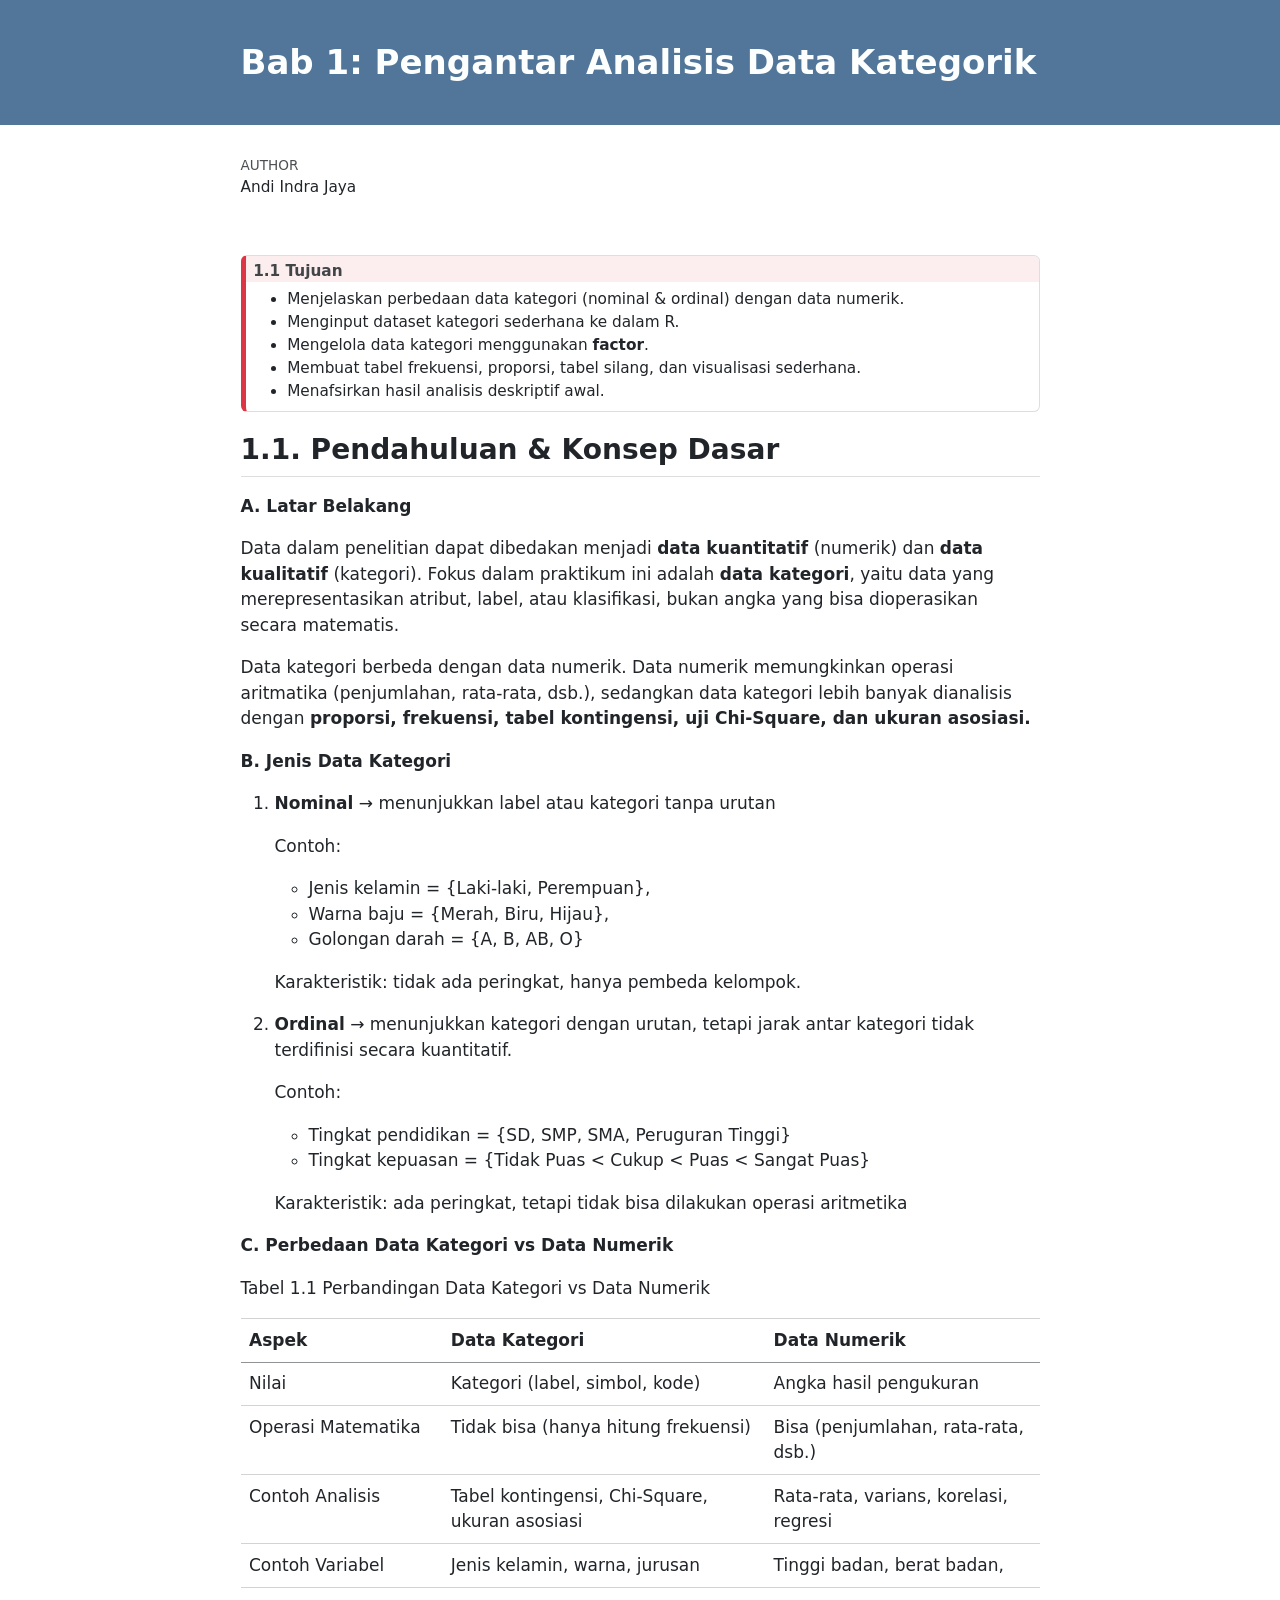
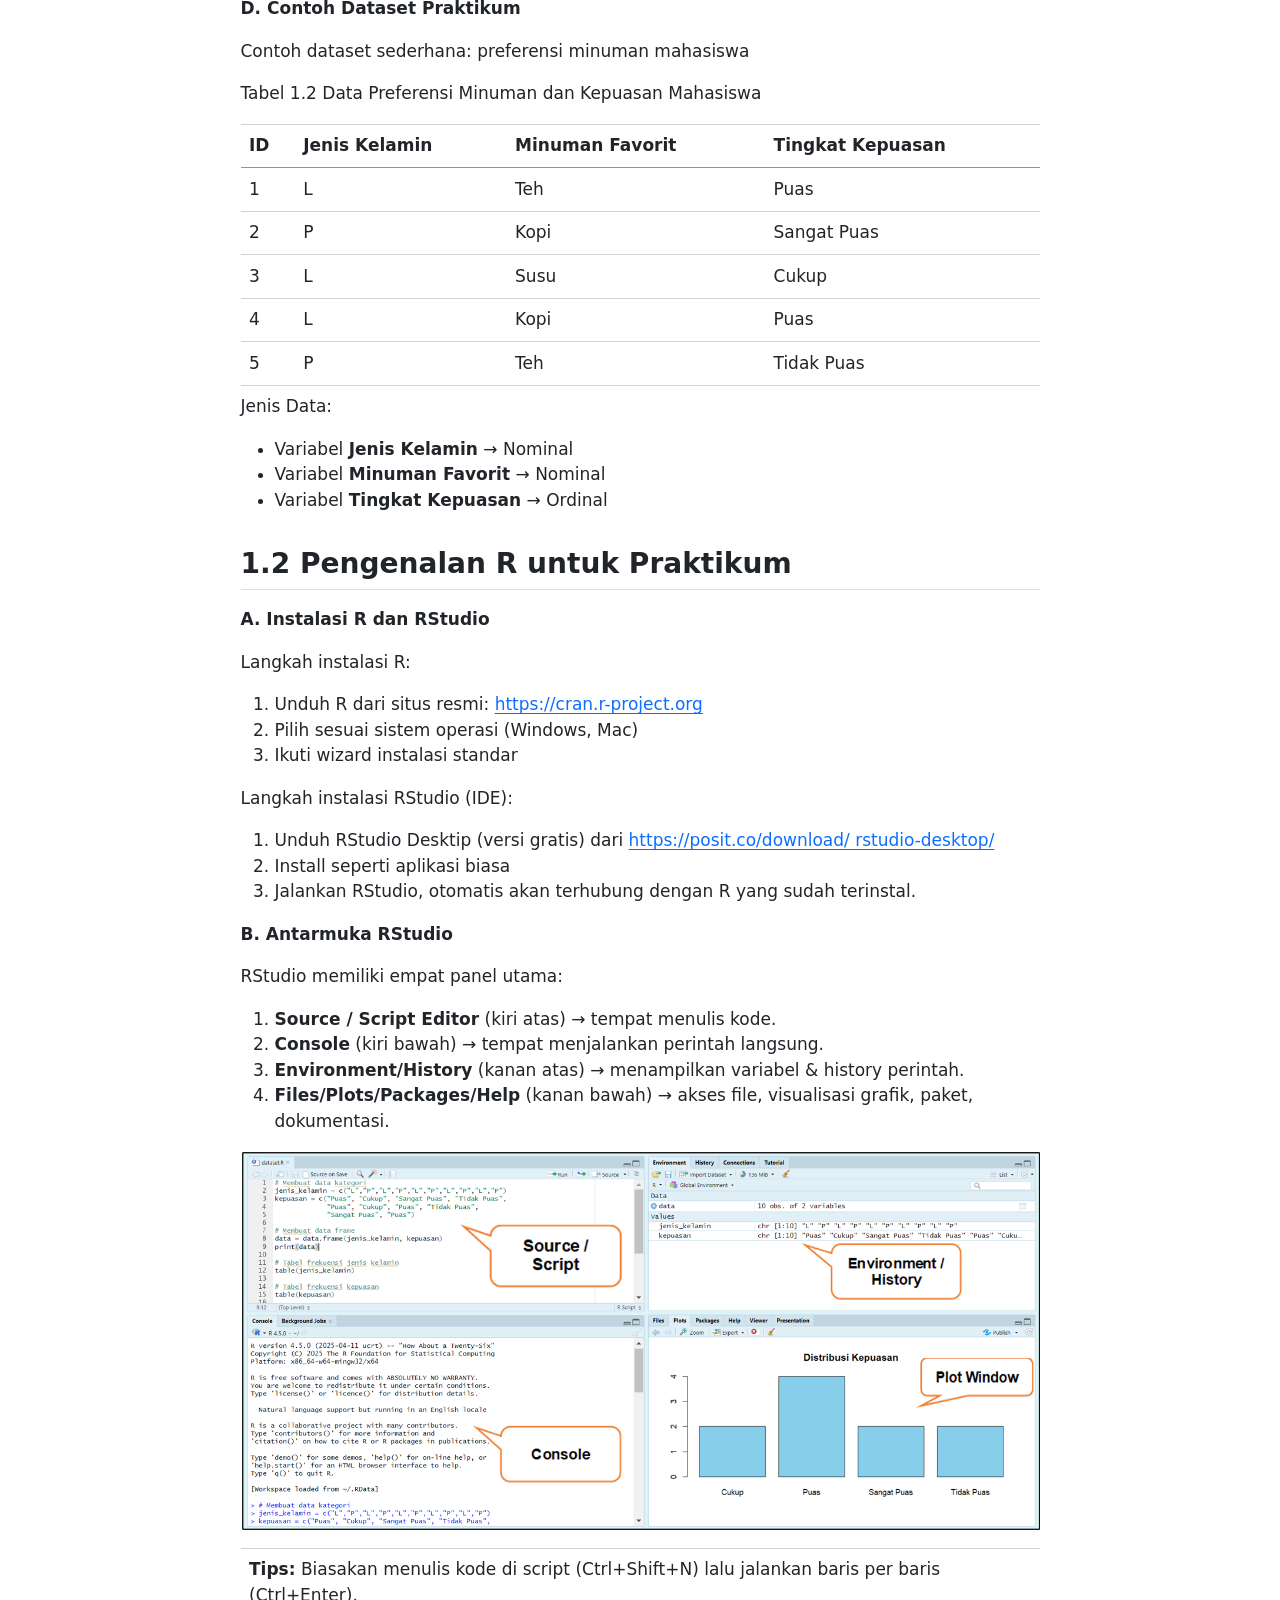
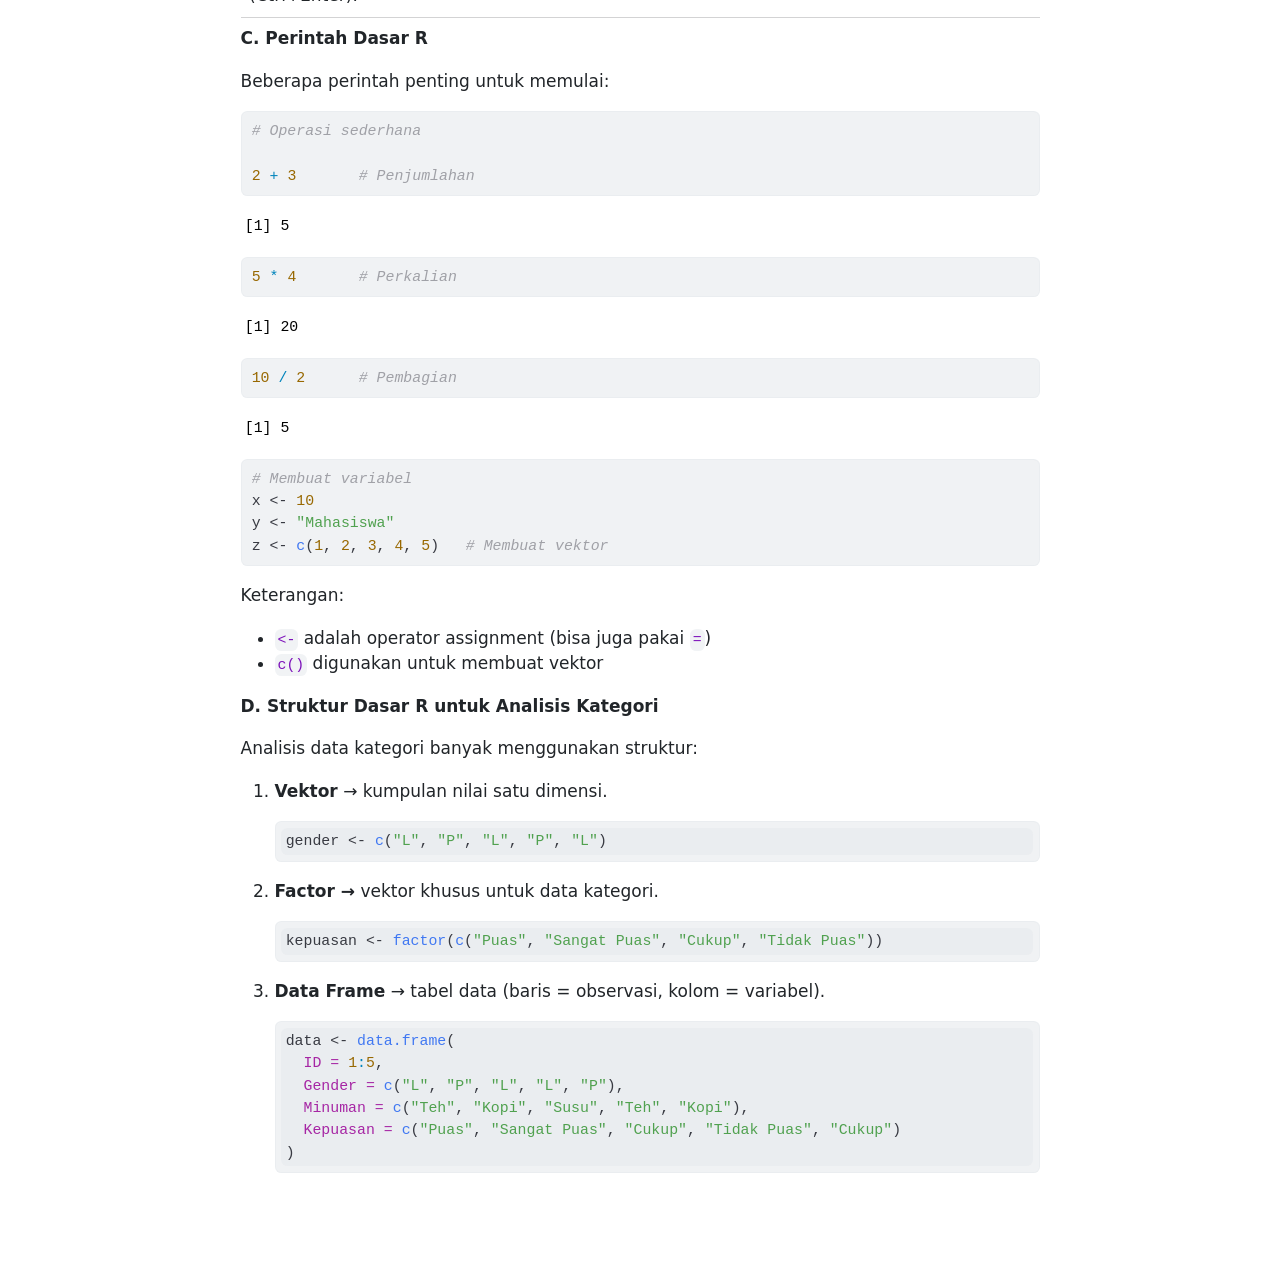
<file: Bab 1_Pengantar Analisis Data Kategorik/index.html>
<!DOCTYPE html>
<html xmlns="http://www.w3.org/1999/xhtml" lang="en" xml:lang="en"><head>

<meta charset="utf-8">
<meta name="generator" content="quarto-1.8.24">

<meta name="viewport" content="width=device-width, initial-scale=1.0, user-scalable=yes">

<meta name="author" content="Andi Indra Jaya">

<title>Bab 1: Pengantar Analisis Data Kategorik</title>
<style>
code{white-space: pre-wrap;}
span.smallcaps{font-variant: small-caps;}
div.columns{display: flex; gap: min(4vw, 1.5em);}
div.column{flex: auto; overflow-x: auto;}
div.hanging-indent{margin-left: 1.5em; text-indent: -1.5em;}
ul.task-list{list-style: none;}
ul.task-list li input[type="checkbox"] {
  width: 0.8em;
  margin: 0 0.8em 0.2em -1em; /* quarto-specific, see https://github.com/quarto-dev/quarto-cli/issues/4556 */ 
  vertical-align: middle;
}
/* CSS for syntax highlighting */
html { -webkit-text-size-adjust: 100%; }
pre > code.sourceCode { white-space: pre; position: relative; }
pre > code.sourceCode > span { display: inline-block; line-height: 1.25; }
pre > code.sourceCode > span:empty { height: 1.2em; }
.sourceCode { overflow: visible; }
code.sourceCode > span { color: inherit; text-decoration: inherit; }
div.sourceCode { margin: 1em 0; }
pre.sourceCode { margin: 0; }
@media screen {
div.sourceCode { overflow: auto; }
}
@media print {
pre > code.sourceCode { white-space: pre-wrap; }
pre > code.sourceCode > span { text-indent: -5em; padding-left: 5em; }
}
pre.numberSource code
  { counter-reset: source-line 0; }
pre.numberSource code > span
  { position: relative; left: -4em; counter-increment: source-line; }
pre.numberSource code > span > a:first-child::before
  { content: counter(source-line);
    position: relative; left: -1em; text-align: right; vertical-align: baseline;
    border: none; display: inline-block;
    -webkit-touch-callout: none; -webkit-user-select: none;
    -khtml-user-select: none; -moz-user-select: none;
    -ms-user-select: none; user-select: none;
    padding: 0 4px; width: 4em;
  }
pre.numberSource { margin-left: 3em;  padding-left: 4px; }
div.sourceCode
  {   }
@media screen {
pre > code.sourceCode > span > a:first-child::before { text-decoration: underline; }
}
</style>


<script src="index_files/libs/clipboard/clipboard.min.js"></script>
<script src="index_files/libs/quarto-html/quarto.js" type="module"></script>
<script src="index_files/libs/quarto-html/tabsets/tabsets.js" type="module"></script>
<script src="index_files/libs/quarto-html/axe/axe-check.js" type="module"></script>
<script src="index_files/libs/quarto-html/popper.min.js"></script>
<script src="index_files/libs/quarto-html/tippy.umd.min.js"></script>
<script src="index_files/libs/quarto-html/anchor.min.js"></script>
<link href="index_files/libs/quarto-html/tippy.css" rel="stylesheet">
<link href="index_files/libs/quarto-html/quarto-syntax-highlighting-f16cd255ecb5ae9510f6a112aa2ee9ab.css" rel="stylesheet" id="quarto-text-highlighting-styles">
<script src="index_files/libs/bootstrap/bootstrap.min.js"></script>
<link href="index_files/libs/bootstrap/bootstrap-icons.css" rel="stylesheet">
<link href="index_files/libs/bootstrap/bootstrap-4b554e4edf7d6281bcd7b23368248e6c.min.css" rel="stylesheet" append-hash="true" id="quarto-bootstrap" data-mode="light">
<link href="index_files/libs/pagedtable-1.1/css/pagedtable.css" rel="stylesheet">

<script src="index_files/libs/pagedtable-1.1/js/pagedtable.js"></script>



</head>

<body class="fullcontent quarto-light">

<header id="title-block-header" class="quarto-title-block default page-columns page-full">
  <div class="quarto-title-banner page-columns page-full">
    <div class="quarto-title column-body">
      <h1 class="title">Bab 1: Pengantar Analisis Data Kategorik</h1>
                      </div>
  </div>
    
  
  <div class="quarto-title-meta">

      <div>
      <div class="quarto-title-meta-heading">Author</div>
      <div class="quarto-title-meta-contents">
               <p>Andi Indra Jaya </p>
            </div>
    </div>
      
    
      
    </div>
    
  
  </header><div id="quarto-content" class="page-columns page-rows-contents page-layout-article">

<main class="content quarto-banner-title-block" id="quarto-document-content">





<div class="callout callout-style-default callout-important no-icon callout-titled">
<div class="callout-header d-flex align-content-center">
<div class="callout-icon-container">
<i class="callout-icon no-icon"></i>
</div>
<div class="callout-title-container flex-fill">
<span class="screen-reader-only">Important</span>1.1 Tujuan
</div>
</div>
<div class="callout-body-container callout-body">
<ul>
<li>Menjelaskan perbedaan data kategori (nominal &amp; ordinal) dengan data numerik.</li>
<li>Menginput dataset kategori sederhana ke dalam R.</li>
<li>Mengelola data kategori menggunakan <strong>factor</strong>.</li>
<li>Membuat tabel frekuensi, proporsi, tabel silang, dan visualisasi sederhana.</li>
<li>Menafsirkan hasil analisis deskriptif awal.</li>
</ul>
</div>
</div>
<section id="pendahuluan-konsep-dasar" class="level2">
<h2 class="anchored" data-anchor-id="pendahuluan-konsep-dasar">1.1. Pendahuluan &amp; Konsep Dasar</h2>
<p><strong>A. Latar Belakang</strong></p>
<p>Data dalam penelitian dapat dibedakan menjadi <strong>data kuantitatif</strong> (numerik) dan <strong>data kualitatif</strong> (kategori). Fokus dalam praktikum ini adalah <strong>data kategori</strong>, yaitu data yang merepresentasikan atribut, label, atau klasifikasi, bukan angka yang bisa dioperasikan secara matematis.</p>
<p>Data kategori berbeda dengan data numerik. Data numerik memungkinkan operasi aritmatika (penjumlahan, rata-rata, dsb.), sedangkan data kategori lebih banyak dianalisis dengan <strong>proporsi, frekuensi, tabel kontingensi, uji Chi-Square, dan ukuran asosiasi.</strong></p>
<p><strong>B. Jenis Data Kategori</strong></p>
<ol type="1">
<li><p><strong>Nominal</strong> → menunjukkan label atau kategori tanpa urutan</p>
<p>Contoh:</p>
<ul>
<li>Jenis kelamin = {Laki-laki, Perempuan},</li>
<li>Warna baju = {Merah, Biru, Hijau},</li>
<li>Golongan darah = {A, B, AB, O}</li>
</ul>
<p>Karakteristik: tidak ada peringkat, hanya pembeda kelompok.</p></li>
<li><p><strong>Ordinal</strong> → menunjukkan kategori dengan urutan, tetapi jarak antar kategori tidak terdifinisi secara kuantitatif.</p>
<p>Contoh:</p>
<ul>
<li>Tingkat pendidikan = {SD, SMP, SMA, Peruguran Tinggi}</li>
<li>Tingkat kepuasan = {Tidak Puas &lt; Cukup &lt; Puas &lt; Sangat Puas}</li>
</ul>
<p>Karakteristik: ada peringkat, tetapi tidak bisa dilakukan operasi aritmetika</p></li>
</ol>
<p><strong>C. Perbedaan Data Kategori vs Data Numerik</strong></p>
<p>Tabel 1.1 Perbandingan Data Kategori vs Data Numerik</p>
<table class="caption-top table">
<colgroup>
<col style="width: 25%">
<col style="width: 40%">
<col style="width: 34%">
</colgroup>
<thead>
<tr class="header">
<th><strong>Aspek</strong></th>
<th>Data Kategori</th>
<th>Data Numerik</th>
</tr>
</thead>
<tbody>
<tr class="odd">
<td>Nilai</td>
<td>Kategori (label, simbol, kode)</td>
<td>Angka hasil pengukuran</td>
</tr>
<tr class="even">
<td>Operasi Matematika</td>
<td>Tidak bisa (hanya hitung frekuensi)</td>
<td>Bisa (penjumlahan, rata-rata, dsb.)</td>
</tr>
<tr class="odd">
<td>Contoh Analisis</td>
<td>Tabel kontingensi, Chi-Square, ukuran asosiasi</td>
<td>Rata-rata, varians, korelasi, regresi</td>
</tr>
<tr class="even">
<td>Contoh Variabel</td>
<td>Jenis kelamin, warna, jurusan</td>
<td>Tinggi badan, berat badan,</td>
</tr>
</tbody>
</table>
<p><strong>D. Contoh Dataset Praktikum</strong></p>
<p>Contoh dataset sederhana: preferensi minuman mahasiswa</p>
<p>Tabel 1.2 Data Preferensi Minuman dan Kepuasan Mahasiswa</p>
<table class="caption-top table">
<thead>
<tr class="header">
<th>ID</th>
<th>Jenis Kelamin</th>
<th>Minuman Favorit</th>
<th>Tingkat Kepuasan</th>
</tr>
</thead>
<tbody>
<tr class="odd">
<td>1</td>
<td>L</td>
<td>Teh</td>
<td>Puas</td>
</tr>
<tr class="even">
<td>2</td>
<td>P</td>
<td>Kopi</td>
<td>Sangat Puas</td>
</tr>
<tr class="odd">
<td>3</td>
<td>L</td>
<td>Susu</td>
<td>Cukup</td>
</tr>
<tr class="even">
<td>4</td>
<td>L</td>
<td>Kopi</td>
<td>Puas</td>
</tr>
<tr class="odd">
<td>5</td>
<td>P</td>
<td>Teh</td>
<td>Tidak Puas</td>
</tr>
</tbody>
</table>
<p>Jenis Data:</p>
<ul>
<li>Variabel <strong>Jenis Kelamin</strong> → Nominal</li>
<li>Variabel <strong>Minuman Favorit</strong> → Nominal</li>
<li>Variabel <strong>Tingkat Kepuasan</strong> → Ordinal</li>
</ul>
</section>
<section id="pengenalan-r-untuk-praktikum" class="level2">
<h2 class="anchored" data-anchor-id="pengenalan-r-untuk-praktikum">1.2 Pengenalan R untuk Praktikum</h2>
<p><strong>A. Instalasi R dan RStudio</strong></p>
<p>Langkah instalasi R:</p>
<ol type="1">
<li>Unduh R dari situs resmi: <a href="https://cran.r-project.org" class="uri">https://cran.r-project.org</a></li>
<li>Pilih sesuai sistem operasi (Windows, Mac)</li>
<li>Ikuti wizard instalasi standar</li>
</ol>
<p>Langkah instalasi RStudio (IDE):</p>
<ol type="1">
<li>Unduh RStudio Desktip (versi gratis) dari <a href="https://posit.co/download/%20rstudio-desktop/">https://posit.co/download/ rstudio-desktop/</a></li>
<li>Install seperti aplikasi biasa</li>
<li>Jalankan RStudio, otomatis akan terhubung dengan R yang sudah terinstal.</li>
</ol>
<p><strong>B. Antarmuka RStudio</strong></p>
<p>RStudio memiliki empat panel utama:</p>
<ol type="1">
<li><strong>Source / Script Editor</strong> (kiri atas) → tempat menulis kode.</li>
<li><strong>Console</strong> (kiri bawah) → tempat menjalankan perintah langsung.</li>
<li><strong>Environment/History</strong> (kanan atas) → menampilkan variabel &amp; history perintah.</li>
<li><strong>Files/Plots/Packages/Help</strong> (kanan bawah) → akses file, visualisasi grafik, paket, dokumentasi.</li>
</ol>
<p><img src="images/clipboard-3816017098.png" class="img-fluid"></p>
<table class="caption-top table">
<colgroup>
<col style="width: 100%">
</colgroup>
<tbody>
<tr class="odd">
<td><strong>Tips:</strong> Biasakan menulis kode di script (Ctrl+Shift+N) lalu jalankan baris per baris (Ctrl+Enter).</td>
</tr>
</tbody>
</table>
<p><strong>C. Perintah Dasar R</strong></p>
<p>Beberapa perintah penting untuk memulai:</p>
<div class="cell">
<div class="code-copy-outer-scaffold"><div class="sourceCode cell-code" id="cb1"><pre class="sourceCode r code-with-copy"><code class="sourceCode r"><span id="cb1-1"><a href="#cb1-1" aria-hidden="true" tabindex="-1"></a><span class="co"># Operasi sederhana</span></span>
<span id="cb1-2"><a href="#cb1-2" aria-hidden="true" tabindex="-1"></a></span>
<span id="cb1-3"><a href="#cb1-3" aria-hidden="true" tabindex="-1"></a><span class="dv">2</span> <span class="sc">+</span> <span class="dv">3</span>       <span class="co"># Penjumlahan</span></span></code></pre></div><button title="Copy to Clipboard" class="code-copy-button"><i class="bi"></i></button></div>
<div class="cell-output cell-output-stdout">
<pre><code>[1] 5</code></pre>
</div>
<div class="code-copy-outer-scaffold"><div class="sourceCode cell-code" id="cb3"><pre class="sourceCode r code-with-copy"><code class="sourceCode r"><span id="cb3-1"><a href="#cb3-1" aria-hidden="true" tabindex="-1"></a><span class="dv">5</span> <span class="sc">*</span> <span class="dv">4</span>       <span class="co"># Perkalian</span></span></code></pre></div><button title="Copy to Clipboard" class="code-copy-button"><i class="bi"></i></button></div>
<div class="cell-output cell-output-stdout">
<pre><code>[1] 20</code></pre>
</div>
<div class="code-copy-outer-scaffold"><div class="sourceCode cell-code" id="cb5"><pre class="sourceCode r code-with-copy"><code class="sourceCode r"><span id="cb5-1"><a href="#cb5-1" aria-hidden="true" tabindex="-1"></a><span class="dv">10</span> <span class="sc">/</span> <span class="dv">2</span>      <span class="co"># Pembagian</span></span></code></pre></div><button title="Copy to Clipboard" class="code-copy-button"><i class="bi"></i></button></div>
<div class="cell-output cell-output-stdout">
<pre><code>[1] 5</code></pre>
</div>
<div class="code-copy-outer-scaffold"><div class="sourceCode cell-code" id="cb7"><pre class="sourceCode r code-with-copy"><code class="sourceCode r"><span id="cb7-1"><a href="#cb7-1" aria-hidden="true" tabindex="-1"></a><span class="co"># Membuat variabel</span></span>
<span id="cb7-2"><a href="#cb7-2" aria-hidden="true" tabindex="-1"></a>x <span class="ot">&lt;-</span> <span class="dv">10</span></span>
<span id="cb7-3"><a href="#cb7-3" aria-hidden="true" tabindex="-1"></a>y <span class="ot">&lt;-</span> <span class="st">"Mahasiswa"</span></span>
<span id="cb7-4"><a href="#cb7-4" aria-hidden="true" tabindex="-1"></a>z <span class="ot">&lt;-</span> <span class="fu">c</span>(<span class="dv">1</span>, <span class="dv">2</span>, <span class="dv">3</span>, <span class="dv">4</span>, <span class="dv">5</span>)   <span class="co"># Membuat vektor</span></span></code></pre></div><button title="Copy to Clipboard" class="code-copy-button"><i class="bi"></i></button></div>
</div>
<p>Keterangan:</p>
<ul>
<li><code>&lt;-</code> adalah operator assignment (bisa juga pakai <code>=</code>)</li>
<li><code>c()</code> digunakan untuk membuat vektor</li>
</ul>
<p><strong>D. Struktur Dasar R untuk Analisis Kategori</strong></p>
<p>Analisis data kategori banyak menggunakan struktur:</p>
<ol type="1">
<li><p><strong>Vektor</strong> → kumpulan nilai satu dimensi.</p>
<div class="cell">
<div class="code-copy-outer-scaffold"><div class="sourceCode cell-code" id="cb8"><pre class="sourceCode r code-with-copy"><code class="sourceCode r"><span id="cb8-1"><a href="#cb8-1" aria-hidden="true" tabindex="-1"></a>gender <span class="ot">&lt;-</span> <span class="fu">c</span>(<span class="st">"L"</span>, <span class="st">"P"</span>, <span class="st">"L"</span>, <span class="st">"P"</span>, <span class="st">"L"</span>)</span></code></pre></div><button title="Copy to Clipboard" class="code-copy-button"><i class="bi"></i></button></div>
</div></li>
<li><p><strong>Factor →</strong> vektor khusus untuk data kategori.</p>
<div class="cell">
<div class="code-copy-outer-scaffold"><div class="sourceCode cell-code" id="cb9"><pre class="sourceCode r code-with-copy"><code class="sourceCode r"><span id="cb9-1"><a href="#cb9-1" aria-hidden="true" tabindex="-1"></a>kepuasan <span class="ot">&lt;-</span> <span class="fu">factor</span>(<span class="fu">c</span>(<span class="st">"Puas"</span>, <span class="st">"Sangat Puas"</span>, <span class="st">"Cukup"</span>, <span class="st">"Tidak Puas"</span>))</span></code></pre></div><button title="Copy to Clipboard" class="code-copy-button"><i class="bi"></i></button></div>
</div></li>
<li><p><strong>Data Frame</strong> → tabel data (baris = observasi, kolom = variabel).</p>
<div class="cell">
<div class="code-copy-outer-scaffold"><div class="sourceCode cell-code" id="cb10"><pre class="sourceCode r code-with-copy"><code class="sourceCode r"><span id="cb10-1"><a href="#cb10-1" aria-hidden="true" tabindex="-1"></a>data <span class="ot">&lt;-</span> <span class="fu">data.frame</span>(</span>
<span id="cb10-2"><a href="#cb10-2" aria-hidden="true" tabindex="-1"></a>  <span class="at">ID =</span> <span class="dv">1</span><span class="sc">:</span><span class="dv">5</span>,</span>
<span id="cb10-3"><a href="#cb10-3" aria-hidden="true" tabindex="-1"></a>  <span class="at">Gender =</span> <span class="fu">c</span>(<span class="st">"L"</span>, <span class="st">"P"</span>, <span class="st">"L"</span>, <span class="st">"L"</span>, <span class="st">"P"</span>),</span>
<span id="cb10-4"><a href="#cb10-4" aria-hidden="true" tabindex="-1"></a>  <span class="at">Minuman =</span> <span class="fu">c</span>(<span class="st">"Teh"</span>, <span class="st">"Kopi"</span>, <span class="st">"Susu"</span>, <span class="st">"Teh"</span>, <span class="st">"Kopi"</span>),</span>
<span id="cb10-5"><a href="#cb10-5" aria-hidden="true" tabindex="-1"></a>  <span class="at">Kepuasan =</span> <span class="fu">c</span>(<span class="st">"Puas"</span>, <span class="st">"Sangat Puas"</span>, <span class="st">"Cukup"</span>, <span class="st">"Tidak Puas"</span>, <span class="st">"Cukup"</span>)</span>
<span id="cb10-6"><a href="#cb10-6" aria-hidden="true" tabindex="-1"></a>)</span></code></pre></div><button title="Copy to Clipboard" class="code-copy-button"><i class="bi"></i></button></div>
</div></li>
</ol>
</section>

</main>
<!-- /main column -->
<script id="quarto-html-after-body" type="application/javascript">
  window.document.addEventListener("DOMContentLoaded", function (event) {
    const icon = "";
    const anchorJS = new window.AnchorJS();
    anchorJS.options = {
      placement: 'right',
      icon: icon
    };
    anchorJS.add('.anchored');
    const isCodeAnnotation = (el) => {
      for (const clz of el.classList) {
        if (clz.startsWith('code-annotation-')) {                     
          return true;
        }
      }
      return false;
    }
    const onCopySuccess = function(e) {
      // button target
      const button = e.trigger;
      // don't keep focus
      button.blur();
      // flash "checked"
      button.classList.add('code-copy-button-checked');
      var currentTitle = button.getAttribute("title");
      button.setAttribute("title", "Copied!");
      let tooltip;
      if (window.bootstrap) {
        button.setAttribute("data-bs-toggle", "tooltip");
        button.setAttribute("data-bs-placement", "left");
        button.setAttribute("data-bs-title", "Copied!");
        tooltip = new bootstrap.Tooltip(button, 
          { trigger: "manual", 
            customClass: "code-copy-button-tooltip",
            offset: [0, -8]});
        tooltip.show();    
      }
      setTimeout(function() {
        if (tooltip) {
          tooltip.hide();
          button.removeAttribute("data-bs-title");
          button.removeAttribute("data-bs-toggle");
          button.removeAttribute("data-bs-placement");
        }
        button.setAttribute("title", currentTitle);
        button.classList.remove('code-copy-button-checked');
      }, 1000);
      // clear code selection
      e.clearSelection();
    }
    const getTextToCopy = function(trigger) {
      const outerScaffold = trigger.parentElement.cloneNode(true);
      const codeEl = outerScaffold.querySelector('code');
      for (const childEl of codeEl.children) {
        if (isCodeAnnotation(childEl)) {
          childEl.remove();
        }
      }
      return codeEl.innerText;
    }
    const clipboard = new window.ClipboardJS('.code-copy-button:not([data-in-quarto-modal])', {
      text: getTextToCopy
    });
    clipboard.on('success', onCopySuccess);
    if (window.document.getElementById('quarto-embedded-source-code-modal')) {
      const clipboardModal = new window.ClipboardJS('.code-copy-button[data-in-quarto-modal]', {
        text: getTextToCopy,
        container: window.document.getElementById('quarto-embedded-source-code-modal')
      });
      clipboardModal.on('success', onCopySuccess);
    }
      var localhostRegex = new RegExp(/^(?:http|https):\/\/localhost\:?[0-9]*\//);
      var mailtoRegex = new RegExp(/^mailto:/);
        var filterRegex = new RegExp('/' + window.location.host + '/');
      var isInternal = (href) => {
          return filterRegex.test(href) || localhostRegex.test(href) || mailtoRegex.test(href);
      }
      // Inspect non-navigation links and adorn them if external
     var links = window.document.querySelectorAll('a[href]:not(.nav-link):not(.navbar-brand):not(.toc-action):not(.sidebar-link):not(.sidebar-item-toggle):not(.pagination-link):not(.no-external):not([aria-hidden]):not(.dropdown-item):not(.quarto-navigation-tool):not(.about-link)');
      for (var i=0; i<links.length; i++) {
        const link = links[i];
        if (!isInternal(link.href)) {
          // undo the damage that might have been done by quarto-nav.js in the case of
          // links that we want to consider external
          if (link.dataset.originalHref !== undefined) {
            link.href = link.dataset.originalHref;
          }
        }
      }
    function tippyHover(el, contentFn, onTriggerFn, onUntriggerFn) {
      const config = {
        allowHTML: true,
        maxWidth: 500,
        delay: 100,
        arrow: false,
        appendTo: function(el) {
            return el.parentElement;
        },
        interactive: true,
        interactiveBorder: 10,
        theme: 'quarto',
        placement: 'bottom-start',
      };
      if (contentFn) {
        config.content = contentFn;
      }
      if (onTriggerFn) {
        config.onTrigger = onTriggerFn;
      }
      if (onUntriggerFn) {
        config.onUntrigger = onUntriggerFn;
      }
      window.tippy(el, config); 
    }
    const noterefs = window.document.querySelectorAll('a[role="doc-noteref"]');
    for (var i=0; i<noterefs.length; i++) {
      const ref = noterefs[i];
      tippyHover(ref, function() {
        // use id or data attribute instead here
        let href = ref.getAttribute('data-footnote-href') || ref.getAttribute('href');
        try { href = new URL(href).hash; } catch {}
        const id = href.replace(/^#\/?/, "");
        const note = window.document.getElementById(id);
        if (note) {
          return note.innerHTML;
        } else {
          return "";
        }
      });
    }
    const xrefs = window.document.querySelectorAll('a.quarto-xref');
    const processXRef = (id, note) => {
      // Strip column container classes
      const stripColumnClz = (el) => {
        el.classList.remove("page-full", "page-columns");
        if (el.children) {
          for (const child of el.children) {
            stripColumnClz(child);
          }
        }
      }
      stripColumnClz(note)
      if (id === null || id.startsWith('sec-')) {
        // Special case sections, only their first couple elements
        const container = document.createElement("div");
        if (note.children && note.children.length > 2) {
          container.appendChild(note.children[0].cloneNode(true));
          for (let i = 1; i < note.children.length; i++) {
            const child = note.children[i];
            if (child.tagName === "P" && child.innerText === "") {
              continue;
            } else {
              container.appendChild(child.cloneNode(true));
              break;
            }
          }
          if (window.Quarto?.typesetMath) {
            window.Quarto.typesetMath(container);
          }
          return container.innerHTML
        } else {
          if (window.Quarto?.typesetMath) {
            window.Quarto.typesetMath(note);
          }
          return note.innerHTML;
        }
      } else {
        // Remove any anchor links if they are present
        const anchorLink = note.querySelector('a.anchorjs-link');
        if (anchorLink) {
          anchorLink.remove();
        }
        if (window.Quarto?.typesetMath) {
          window.Quarto.typesetMath(note);
        }
        if (note.classList.contains("callout")) {
          return note.outerHTML;
        } else {
          return note.innerHTML;
        }
      }
    }
    for (var i=0; i<xrefs.length; i++) {
      const xref = xrefs[i];
      tippyHover(xref, undefined, function(instance) {
        instance.disable();
        let url = xref.getAttribute('href');
        let hash = undefined; 
        if (url.startsWith('#')) {
          hash = url;
        } else {
          try { hash = new URL(url).hash; } catch {}
        }
        if (hash) {
          const id = hash.replace(/^#\/?/, "");
          const note = window.document.getElementById(id);
          if (note !== null) {
            try {
              const html = processXRef(id, note.cloneNode(true));
              instance.setContent(html);
            } finally {
              instance.enable();
              instance.show();
            }
          } else {
            // See if we can fetch this
            fetch(url.split('#')[0])
            .then(res => res.text())
            .then(html => {
              const parser = new DOMParser();
              const htmlDoc = parser.parseFromString(html, "text/html");
              const note = htmlDoc.getElementById(id);
              if (note !== null) {
                const html = processXRef(id, note);
                instance.setContent(html);
              } 
            }).finally(() => {
              instance.enable();
              instance.show();
            });
          }
        } else {
          // See if we can fetch a full url (with no hash to target)
          // This is a special case and we should probably do some content thinning / targeting
          fetch(url)
          .then(res => res.text())
          .then(html => {
            const parser = new DOMParser();
            const htmlDoc = parser.parseFromString(html, "text/html");
            const note = htmlDoc.querySelector('main.content');
            if (note !== null) {
              // This should only happen for chapter cross references
              // (since there is no id in the URL)
              // remove the first header
              if (note.children.length > 0 && note.children[0].tagName === "HEADER") {
                note.children[0].remove();
              }
              const html = processXRef(null, note);
              instance.setContent(html);
            } 
          }).finally(() => {
            instance.enable();
            instance.show();
          });
        }
      }, function(instance) {
      });
    }
        let selectedAnnoteEl;
        const selectorForAnnotation = ( cell, annotation) => {
          let cellAttr = 'data-code-cell="' + cell + '"';
          let lineAttr = 'data-code-annotation="' +  annotation + '"';
          const selector = 'span[' + cellAttr + '][' + lineAttr + ']';
          return selector;
        }
        const selectCodeLines = (annoteEl) => {
          const doc = window.document;
          const targetCell = annoteEl.getAttribute("data-target-cell");
          const targetAnnotation = annoteEl.getAttribute("data-target-annotation");
          const annoteSpan = window.document.querySelector(selectorForAnnotation(targetCell, targetAnnotation));
          const lines = annoteSpan.getAttribute("data-code-lines").split(",");
          const lineIds = lines.map((line) => {
            return targetCell + "-" + line;
          })
          let top = null;
          let height = null;
          let parent = null;
          if (lineIds.length > 0) {
              //compute the position of the single el (top and bottom and make a div)
              const el = window.document.getElementById(lineIds[0]);
              top = el.offsetTop;
              height = el.offsetHeight;
              parent = el.parentElement.parentElement;
            if (lineIds.length > 1) {
              const lastEl = window.document.getElementById(lineIds[lineIds.length - 1]);
              const bottom = lastEl.offsetTop + lastEl.offsetHeight;
              height = bottom - top;
            }
            if (top !== null && height !== null && parent !== null) {
              // cook up a div (if necessary) and position it 
              let div = window.document.getElementById("code-annotation-line-highlight");
              if (div === null) {
                div = window.document.createElement("div");
                div.setAttribute("id", "code-annotation-line-highlight");
                div.style.position = 'absolute';
                parent.appendChild(div);
              }
              div.style.top = top - 2 + "px";
              div.style.height = height + 4 + "px";
              div.style.left = 0;
              let gutterDiv = window.document.getElementById("code-annotation-line-highlight-gutter");
              if (gutterDiv === null) {
                gutterDiv = window.document.createElement("div");
                gutterDiv.setAttribute("id", "code-annotation-line-highlight-gutter");
                gutterDiv.style.position = 'absolute';
                const codeCell = window.document.getElementById(targetCell);
                const gutter = codeCell.querySelector('.code-annotation-gutter');
                gutter.appendChild(gutterDiv);
              }
              gutterDiv.style.top = top - 2 + "px";
              gutterDiv.style.height = height + 4 + "px";
            }
            selectedAnnoteEl = annoteEl;
          }
        };
        const unselectCodeLines = () => {
          const elementsIds = ["code-annotation-line-highlight", "code-annotation-line-highlight-gutter"];
          elementsIds.forEach((elId) => {
            const div = window.document.getElementById(elId);
            if (div) {
              div.remove();
            }
          });
          selectedAnnoteEl = undefined;
        };
          // Handle positioning of the toggle
      window.addEventListener(
        "resize",
        throttle(() => {
          elRect = undefined;
          if (selectedAnnoteEl) {
            selectCodeLines(selectedAnnoteEl);
          }
        }, 10)
      );
      function throttle(fn, ms) {
      let throttle = false;
      let timer;
        return (...args) => {
          if(!throttle) { // first call gets through
              fn.apply(this, args);
              throttle = true;
          } else { // all the others get throttled
              if(timer) clearTimeout(timer); // cancel #2
              timer = setTimeout(() => {
                fn.apply(this, args);
                timer = throttle = false;
              }, ms);
          }
        };
      }
        // Attach click handler to the DT
        const annoteDls = window.document.querySelectorAll('dt[data-target-cell]');
        for (const annoteDlNode of annoteDls) {
          annoteDlNode.addEventListener('click', (event) => {
            const clickedEl = event.target;
            if (clickedEl !== selectedAnnoteEl) {
              unselectCodeLines();
              const activeEl = window.document.querySelector('dt[data-target-cell].code-annotation-active');
              if (activeEl) {
                activeEl.classList.remove('code-annotation-active');
              }
              selectCodeLines(clickedEl);
              clickedEl.classList.add('code-annotation-active');
            } else {
              // Unselect the line
              unselectCodeLines();
              clickedEl.classList.remove('code-annotation-active');
            }
          });
        }
    const findCites = (el) => {
      const parentEl = el.parentElement;
      if (parentEl) {
        const cites = parentEl.dataset.cites;
        if (cites) {
          return {
            el,
            cites: cites.split(' ')
          };
        } else {
          return findCites(el.parentElement)
        }
      } else {
        return undefined;
      }
    };
    var bibliorefs = window.document.querySelectorAll('a[role="doc-biblioref"]');
    for (var i=0; i<bibliorefs.length; i++) {
      const ref = bibliorefs[i];
      const citeInfo = findCites(ref);
      if (citeInfo) {
        tippyHover(citeInfo.el, function() {
          var popup = window.document.createElement('div');
          citeInfo.cites.forEach(function(cite) {
            var citeDiv = window.document.createElement('div');
            citeDiv.classList.add('hanging-indent');
            citeDiv.classList.add('csl-entry');
            var biblioDiv = window.document.getElementById('ref-' + cite);
            if (biblioDiv) {
              citeDiv.innerHTML = biblioDiv.innerHTML;
            }
            popup.appendChild(citeDiv);
          });
          return popup.innerHTML;
        });
      }
    }
  });
  </script>
</div> <!-- /content -->




</body></html>
</file>
<file: Bab 1_Pengantar Analisis Data Kategorik/index_files/libs/quarto-html/tippy.css>
.tippy-box[data-animation=fade][data-state=hidden]{opacity:0}[data-tippy-root]{max-width:calc(100vw - 10px)}.tippy-box{position:relative;background-color:#333;color:#fff;border-radius:4px;font-size:14px;line-height:1.4;white-space:normal;outline:0;transition-property:transform,visibility,opacity}.tippy-box[data-placement^=top]>.tippy-arrow{bottom:0}.tippy-box[data-placement^=top]>.tippy-arrow:before{bottom:-7px;left:0;border-width:8px 8px 0;border-top-color:initial;transform-origin:center top}.tippy-box[data-placement^=bottom]>.tippy-arrow{top:0}.tippy-box[data-placement^=bottom]>.tippy-arrow:before{top:-7px;left:0;border-width:0 8px 8px;border-bottom-color:initial;transform-origin:center bottom}.tippy-box[data-placement^=left]>.tippy-arrow{right:0}.tippy-box[data-placement^=left]>.tippy-arrow:before{border-width:8px 0 8px 8px;border-left-color:initial;right:-7px;transform-origin:center left}.tippy-box[data-placement^=right]>.tippy-arrow{left:0}.tippy-box[data-placement^=right]>.tippy-arrow:before{left:-7px;border-width:8px 8px 8px 0;border-right-color:initial;transform-origin:center right}.tippy-box[data-inertia][data-state=visible]{transition-timing-function:cubic-bezier(.54,1.5,.38,1.11)}.tippy-arrow{width:16px;height:16px;color:#333}.tippy-arrow:before{content:"";position:absolute;border-color:transparent;border-style:solid}.tippy-content{position:relative;padding:5px 9px;z-index:1}
</file>
<file: Bab 1_Pengantar Analisis Data Kategorik/index_files/libs/quarto-html/quarto-syntax-highlighting-f16cd255ecb5ae9510f6a112aa2ee9ab.css>
/* quarto syntax highlight colors */
:root {
  --quarto-hl-al-color: #95da4c;
  --quarto-hl-an-color: #50a14f;
  --quarto-hl-at-color: #a626a4;
  --quarto-hl-bn-color: #986801;
  --quarto-hl-bu-color: #a626a4;
  --quarto-hl-ch-color: #50a14f;
  --quarto-hl-co-color: #a0a1a7;
  --quarto-hl-cv-color: #e45649;
  --quarto-hl-cn-color: #986801;
  --quarto-hl-cf-color: #a626a4;
  --quarto-hl-dt-color: #a626a4;
  --quarto-hl-dv-color: #986801;
  --quarto-hl-do-color: #e45649;
  --quarto-hl-er-color: #f44747;
  --quarto-hl-ex-color: #4078f2;
  --quarto-hl-fl-color: #986801;
  --quarto-hl-fu-color: #4078f2;
  --quarto-hl-im-color: #50a14f;
  --quarto-hl-in-color: #c45b00;
  --quarto-hl-kw-color: #a626a4;
  --quarto-hl-op-color: #a626a4;
  --quarto-hl-pp-color: #a626a4;
  --quarto-hl-re-color: #2980b9;
  --quarto-hl-sc-color: #0184bc;
  --quarto-hl-ss-color: #da4453;
  --quarto-hl-st-color: #50a14f;
  --quarto-hl-va-color: #e45649;
  --quarto-hl-vs-color: #da4453;
  --quarto-hl-wa-color: #da4453;
}

/* other quarto variables */
:root {
  --quarto-font-monospace: SFMono-Regular, Menlo, Monaco, Consolas, "Liberation Mono", "Courier New", monospace;
}

/* syntax highlight based on Pandoc's rules */
pre > code.sourceCode > span {
  color: #383a42;
}

code.sourceCode > span {
  color: #383a42;
}

div.sourceCode,
div.sourceCode pre.sourceCode {
  color: #383a42;
}

/* Normal */
code span {
  color: #383a42;
}

/* Alert */
code span.al {
  background-color: #4d1f24;
  font-weight: bold;
  color: #95da4c;
}

/* Annotation */
code span.an {
  color: #50a14f;
}

/* Attribute */
code span.at {
  color: #a626a4;
}

/* BaseN */
code span.bn {
  color: #986801;
}

/* BuiltIn */
code span.bu {
  color: #a626a4;
}

/* ControlFlow */
code span.cf {
  color: #a626a4;
}

/* Char */
code span.ch {
  color: #50a14f;
}

/* Constant */
code span.cn {
  color: #986801;
}

/* Comment */
code span.co {
  font-style: italic;
  color: #a0a1a7;
}

/* CommentVar */
code span.cv {
  font-style: italic;
  color: #e45649;
}

/* Documentation */
code span.do {
  color: #e45649;
}

/* DataType */
code span.dt {
  color: #a626a4;
}

/* DecVal */
code span.dv {
  color: #986801;
}

/* Error */
code span.er {
  color: #f44747;
  text-decoration: underline;
}

/* Extension */
code span.ex {
  font-weight: bold;
  color: #4078f2;
}

/* Float */
code span.fl {
  color: #986801;
}

/* Function */
code span.fu {
  color: #4078f2;
}

/* Import */
code span.im {
  color: #50a14f;
}

/* Information */
code span.in {
  color: #c45b00;
}

/* Keyword */
code span.kw {
  color: #a626a4;
}

/* Operator */
code span.op {
  color: #a626a4;
}

/* Preprocessor */
code span.pp {
  color: #a626a4;
}

/* RegionMarker */
code span.re {
  background-color: #153042;
  color: #2980b9;
}

/* SpecialChar */
code span.sc {
  color: #0184bc;
}

/* SpecialString */
code span.ss {
  color: #da4453;
}

/* String */
code span.st {
  color: #50a14f;
}

/* Variable */
code span.va {
  color: #e45649;
}

/* VerbatimString */
code span.vs {
  color: #da4453;
}

/* Warning */
code span.wa {
  color: #da4453;
}

.prevent-inlining {
  content: "</";
}

/*# sourceMappingURL=20fab0bdfcc36c8935fac3abe7af79ad.css.map */
</file>
<file: Bab 1_Pengantar Analisis Data Kategorik/index_files/libs/pagedtable-1.1/css/pagedtable.css>
.pagedtable {
  overflow: auto;
  padding-left: 8px;
  padding-right: 8px;
}

.pagedtable-wrapper {
  border: 1px solid #ccc;
  border-radius: 4px;
  margin-bottom: 10px;
}

.pagedtable table {
  width: 100%;
  max-width: 100%;
  margin: 0;
}

.pagedtable th {
  padding: 0 5px 0 5px;
  border: none;
  border-bottom: 2px solid #dddddd;

  min-width: 45px;
}

.pagedtable-empty th {
  display: none;
}

.pagedtable td {
  padding: 0 4px 0 4px;
}

.pagedtable .even {
  background-color: rgba(140, 140, 140, 0.1);
}

.pagedtable-padding-col {
  display: none;
}

.pagedtable a {
  -webkit-touch-callout: none;
  -webkit-user-select: none;
  -khtml-user-select: none;
  -moz-user-select: none;
  -ms-user-select: none;
  user-select: none;
}

.pagedtable-index-nav {
  cursor: pointer;
  padding: 0 5px 0 5px;
  float: right;
  border: 0;
}

.pagedtable-index-nav-disabled {
  cursor: default;
  text-decoration: none;
  color: #999;
}

a.pagedtable-index-nav-disabled:hover {
  text-decoration: none;
  color: #999;
}

.pagedtable-indexes {
  cursor: pointer;
  float: right;
  border: 0;
}

.pagedtable-index-current {
  cursor: default;
  text-decoration: none;
  font-weight: bold;
  color: #333;
  border: 0;
}

a.pagedtable-index-current:hover {
  text-decoration: none;
  font-weight: bold;
  color: #333;
}

.pagedtable-index {
  width: 30px;
  display: inline-block;
  text-align: center;
  border: 0;
}

.pagedtable-index-separator-left {
  display: inline-block;
  color: #333;
  font-size: 9px;
  padding: 0 0 0 0;
  cursor: default;
}

.pagedtable-index-separator-right {
  display: inline-block;
  color: #333;
  font-size: 9px;
  padding: 0 4px 0 0;
  cursor: default;
}

.pagedtable-footer {
  padding-top: 4px;
  padding-bottom: 5px;
}

.pagedtable-not-empty .pagedtable-footer {
  border-top: 2px solid #dddddd;
}

.pagedtable-info {
  overflow: hidden;
  color: #999;
  white-space: nowrap;
  text-overflow: ellipsis;
}

.pagedtable-header-name {
  overflow: hidden;
  text-overflow: ellipsis;
}

.pagedtable-header-type {
  color: #999;
  font-weight: 400;
}

.pagedtable-na-cell {
  font-style: italic;
  opacity: 0.3;
}
</file>
